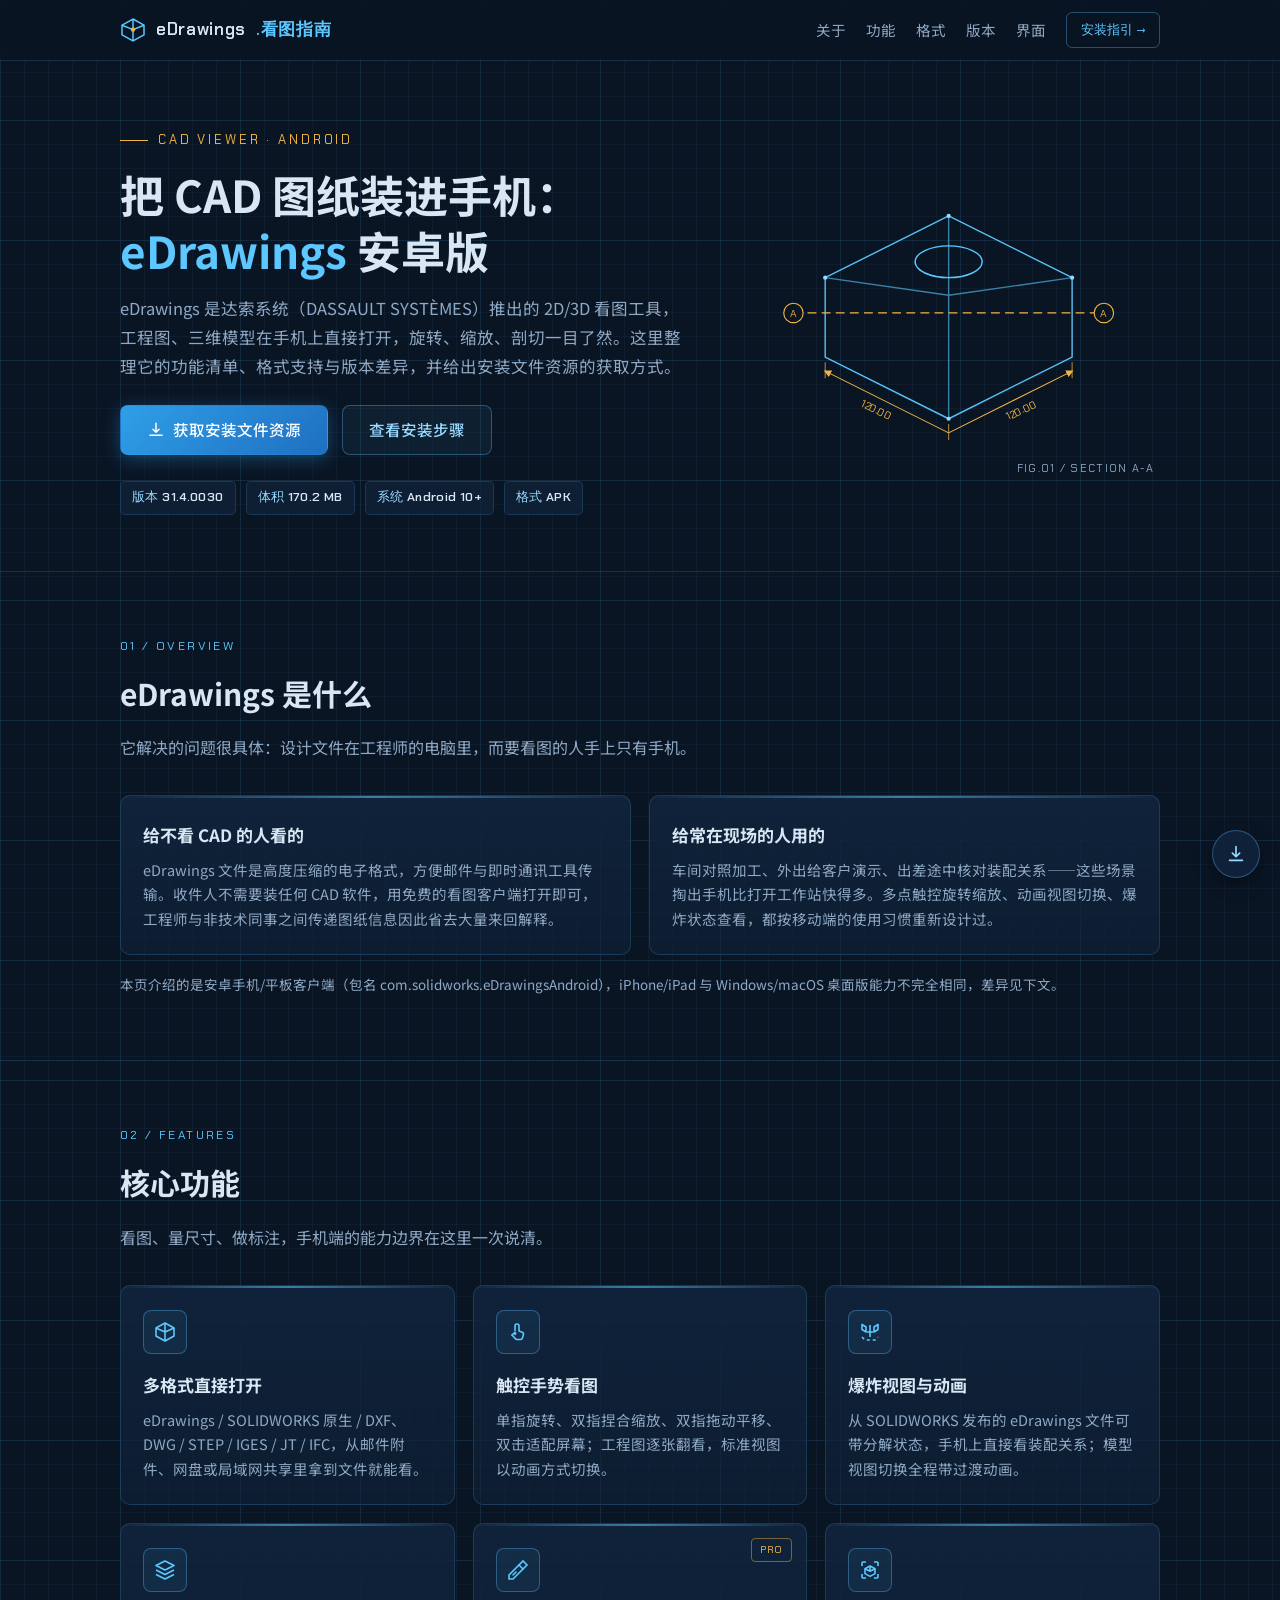
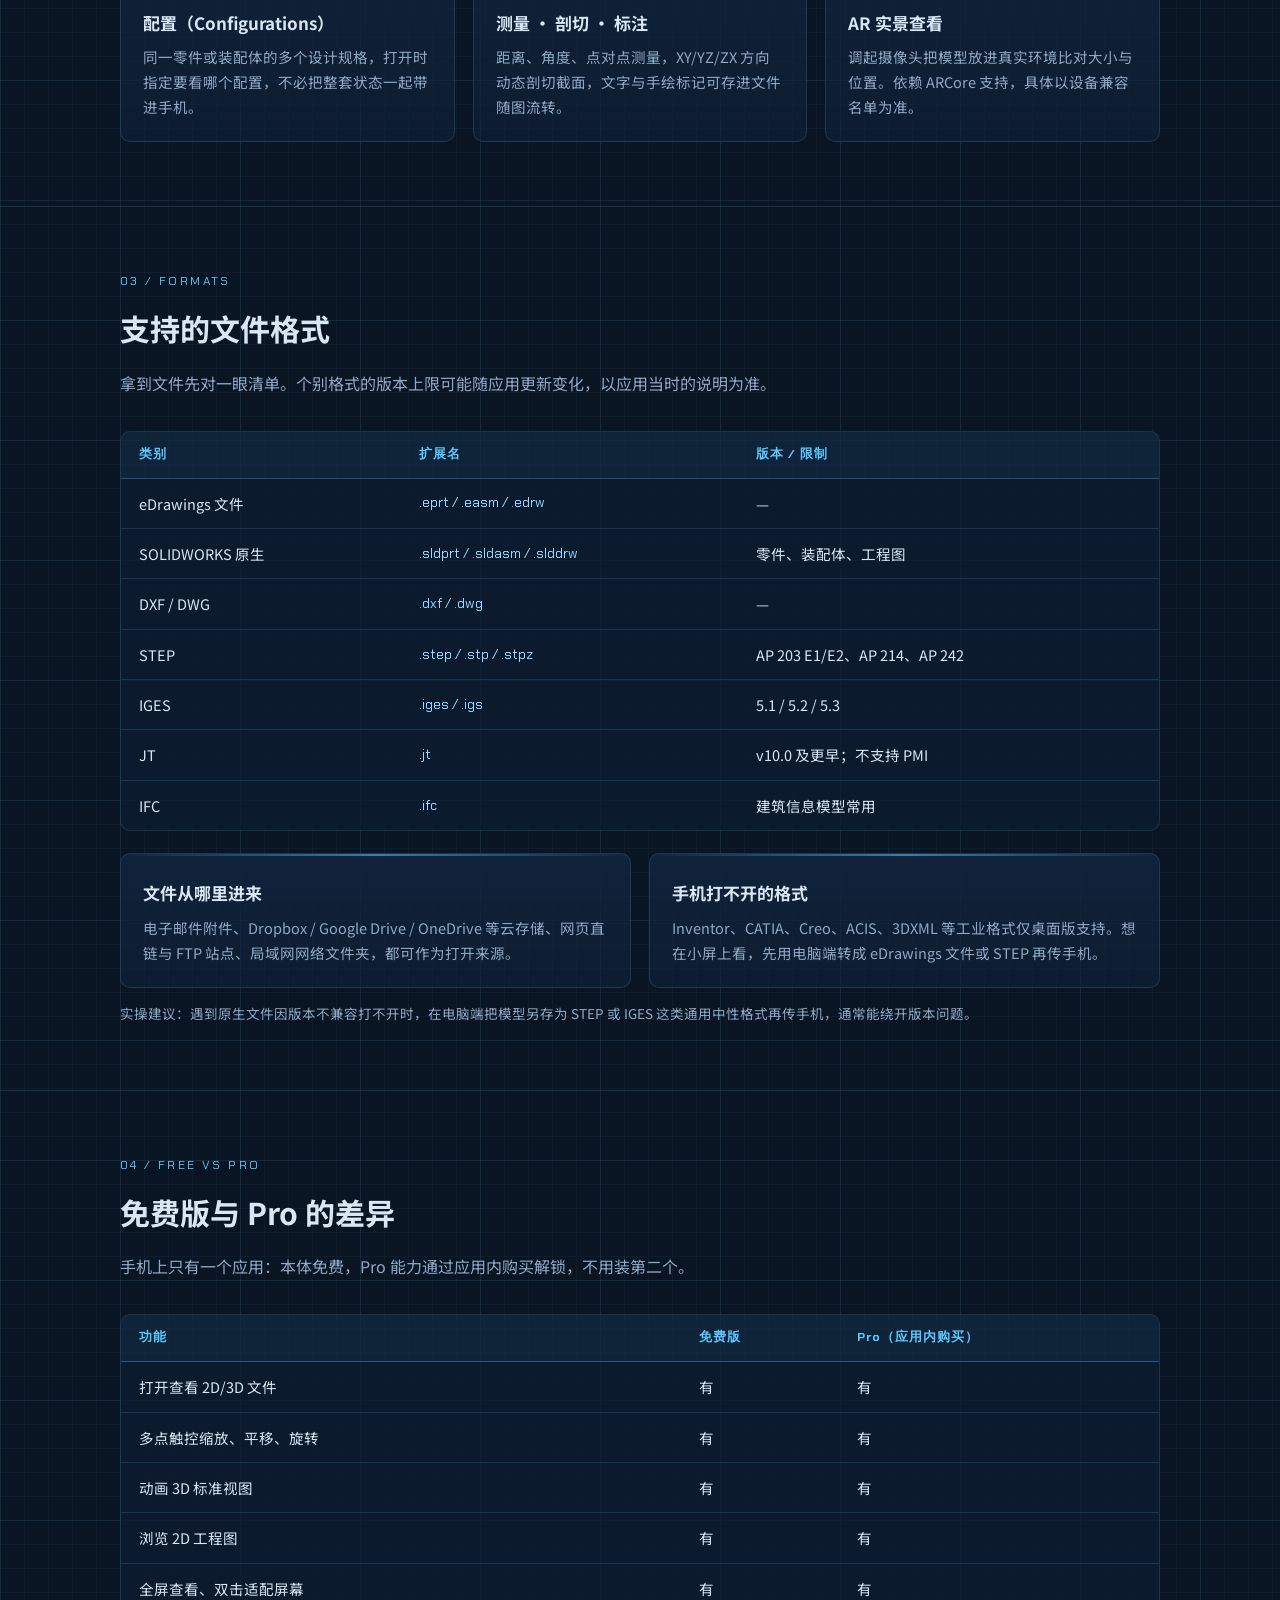
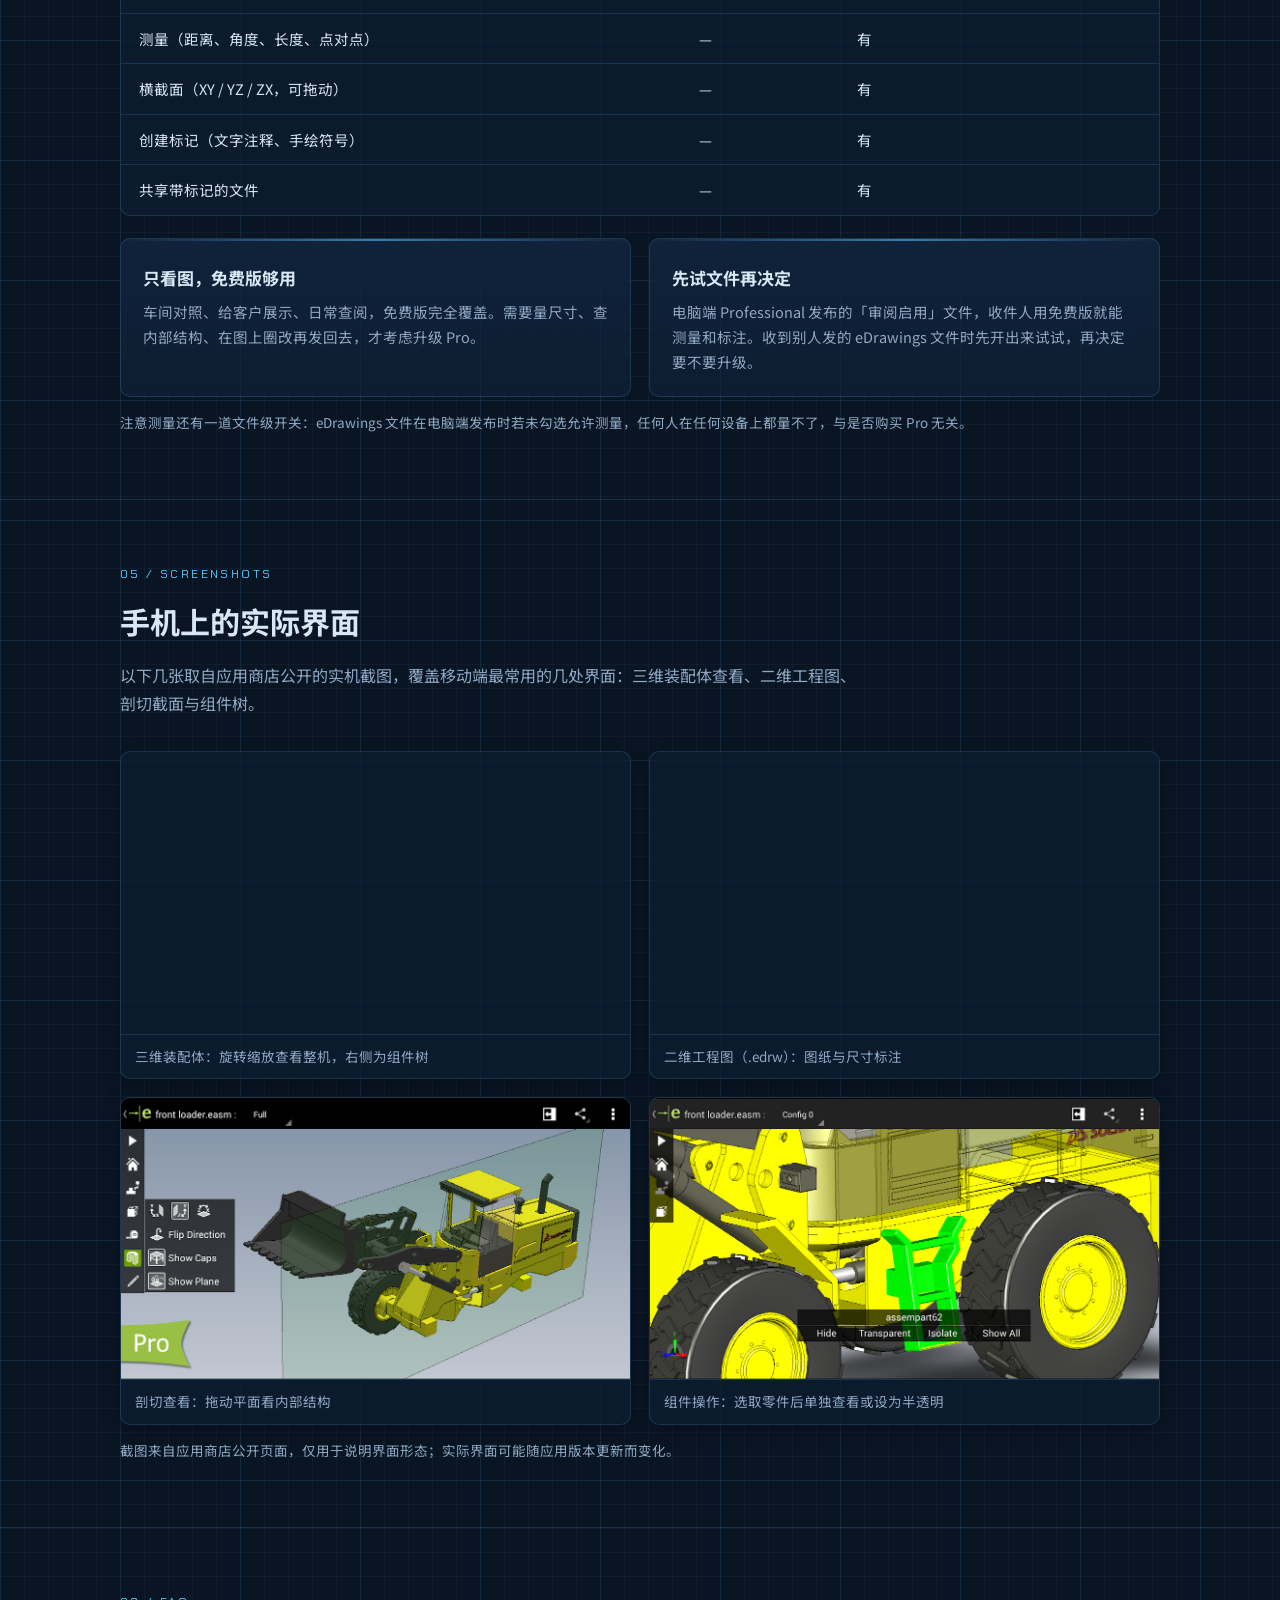
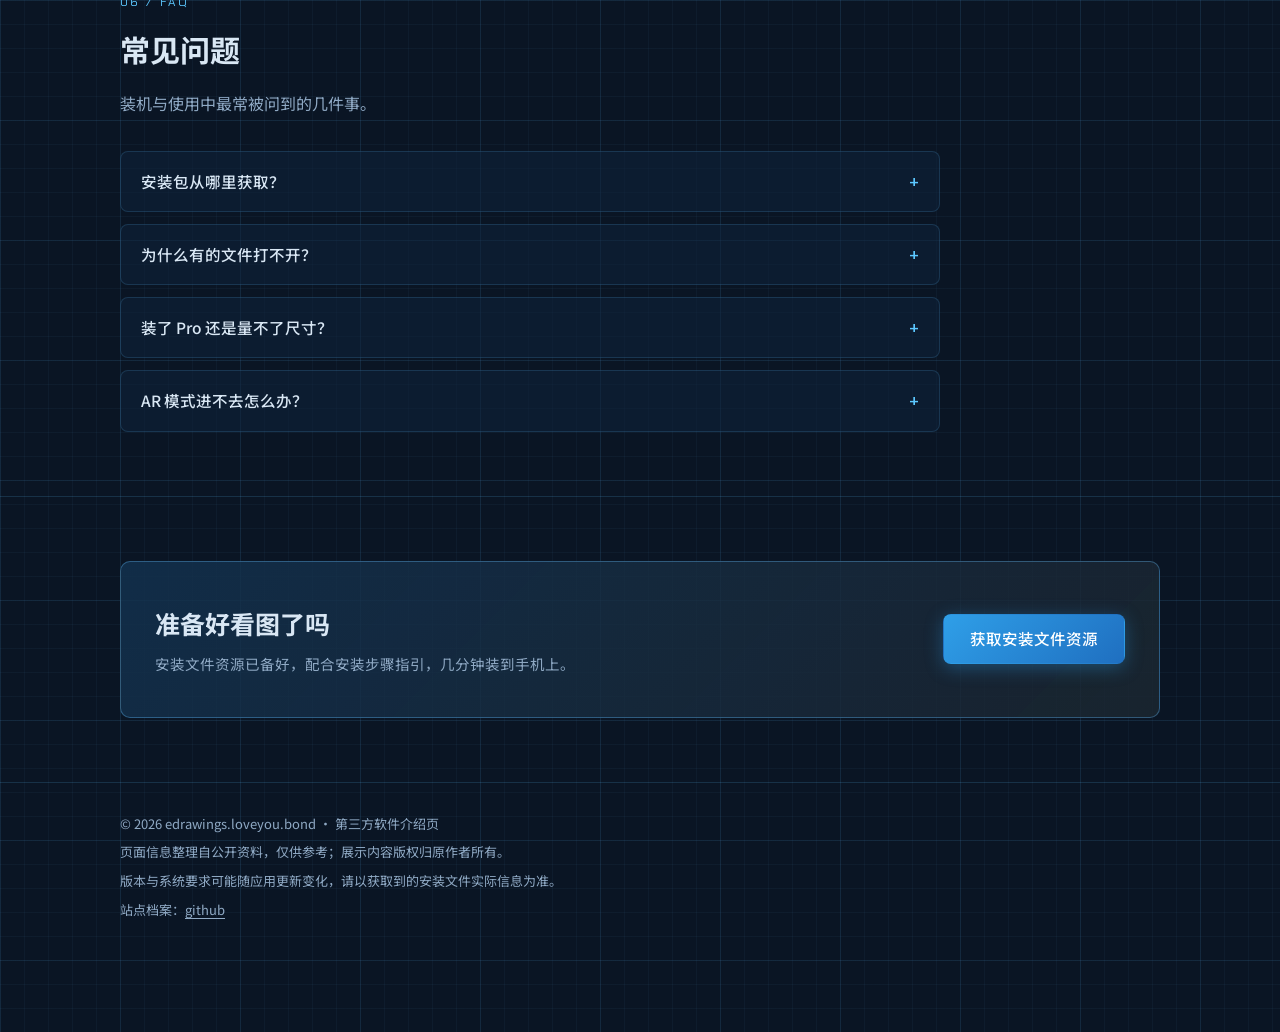
<file: index.html>
<!DOCTYPE html>
<html lang="zh-CN">
<head>
<meta charset="UTF-8">
<meta name="viewport" content="width=device-width, initial-scale=1.0">
<title>手机上的 CAD 看图工具箱：eDrawings 安卓版能打开哪些格式</title>
<meta name="description" content="eDrawings 把 CAD 图纸与三维模型带到手机上：支持 DWG、DXF、STEP 等常见格式的查看。这里整理安卓版功能要点、免费版与 Pro 的差异，以及安装包的获取与核对方式。">
<meta name="keywords" content="edrawings,CAD看图,SOLIDWORKS,DXF,DWG,STEP">
<link rel="preconnect" href="https://fonts.googleapis.com">
<link rel="preconnect" href="https://fonts.gstatic.com" crossorigin>
<link href="https://fonts.googleapis.com/css2?family=Chakra+Petch:wght@400;600;700&family=Noto+Sans+SC:wght@400;500;700&display=swap" rel="stylesheet">
<link rel="icon" href="data:image/svg+xml,%3Csvg xmlns='http://www.w3.org/2000/svg' viewBox='0 0 32 32'%3E%3Crect width='32' height='32' rx='7' fill='%230a1524'/%3E%3Cg transform='translate(3 3)' fill='none' stroke='%235cc8ff' stroke-width='1.6'%3E%3Cpath d='M13 2 24 8.2 24 17.8 13 24 2 17.8 2 8.2Z'/%3E%3Cpath d='M13 2 13 12.6 24 8.2M13 12.6 2 8.2M13 12.6 13 24'/%3E%3C/g%3E%3Ccircle cx='16' cy='15.6' r='2.2' fill='%23f2b544'/%3E%3C/svg%3E">
<link rel="stylesheet" href="assets/css/style.css">
</head>
<body>

<header class="topbar">
  <div class="wrap topbar-inner">
    <a class="brand" href="/">
      <svg class="brand-mark" viewBox="0 0 26 26" aria-hidden="true">
        <g fill="none" stroke="#5cc8ff" stroke-width="1.5">
          <path d="M13 2 24 8.2 24 17.8 13 24 2 17.8 2 8.2Z"/>
          <path d="M13 2 13 12.6 24 8.2M13 12.6 2 8.2M13 12.6 13 24"/>
        </g>
        <circle cx="13" cy="12.6" r="2.2" fill="#f2b544"/>
      </svg>
      eDrawings<em>.看图指南</em>
    </a>
    <nav class="topnav">
      <a href="#about">关于</a>
      <a href="#features">功能</a>
      <a href="#formats">格式</a>
      <a href="#versions">版本</a>
      <a href="#shots">界面</a>
      <a class="nav-cta" href="download.html">安装指引 →</a>
    </nav>
    <button class="nav-toggle" type="button" aria-label="菜单" aria-expanded="false">
      <svg viewBox="0 0 20 20" aria-hidden="true"><path d="M2 5h16M2 10h16M2 15h16" stroke="currentColor" stroke-width="2" stroke-linecap="round" fill="none"/></svg>
    </button>
  </div>
</header>

<main>
  <!-- ================= Hero ================= -->
  <section class="hero">
    <div class="wrap hero-grid">
      <div>
        <p class="kicker">CAD VIEWER · ANDROID</p>
        <h1>把 CAD 图纸装进手机：<em>eDrawings</em> 安卓版</h1>
        <p class="lead">eDrawings 是达索系统（DASSAULT SYSTÈMES）推出的 2D/3D 看图工具，工程图、三维模型在手机上直接打开，旋转、缩放、剖切一目了然。这里整理它的功能清单、格式支持与版本差异，并给出安装文件资源的获取方式。</p>
        <div class="hero-ctas">
          <a class="btn btn-primary" data-link="download" href="#" aria-label="获取 eDrawings 安装文件资源">
            <svg width="18" height="18" viewBox="0 0 24 24" fill="none" stroke="currentColor" stroke-width="2" stroke-linecap="round" stroke-linejoin="round" aria-hidden="true"><path d="M12 3v12m0 0 4-4m-4 4-4-4M4 19h16"/></svg>
            获取安装文件资源
          </a>
          <a class="btn btn-ghost" href="download.html">查看安装步骤</a>
        </div>
        <div class="facts">
          <span class="fact">版本 <b>31.4.0030</b></span>
          <span class="fact">体积 <b>170.2 MB</b></span>
          <span class="fact">系统 <b>Android 10+</b></span>
          <span class="fact">格式 <b>APK</b></span>
        </div>
      </div>
      <figure class="hero-fig" aria-hidden="true">
        <svg viewBox="0 0 480 360" role="img">
          <g fill="none" stroke="#5cc8ff" stroke-width="1.6" stroke-linejoin="round">
            <!-- 等轴测线框体 -->
            <path d="M240 60 380 130 380 220 240 290 100 220 100 130Z" opacity="0.95"/>
            <path d="M240 60 240 150 380 130M240 150 100 130M240 150 240 290" opacity="0.6"/>
            <!-- 顶面孔 -->
            <ellipse cx="240" cy="112" rx="38" ry="18"/>
            <path d="M202 112c0 10 17 18 38 18" opacity="0.55" stroke-dasharray="4 5"/>
            <!-- 棱线端点 -->
            <g fill="#9ad9ff" stroke="none">
              <circle cx="240" cy="60" r="2.4"/><circle cx="380" cy="130" r="2.4"/>
              <circle cx="100" cy="130" r="2.4"/><circle cx="240" cy="290" r="2.4"/>
            </g>
          </g>
          <!-- 剖切位置线 A-A -->
          <g stroke="#f2b544" stroke-width="1.3">
            <path d="M64 170 416 170" stroke-dasharray="10 6"/>
            <circle cx="64" cy="170" r="11" fill="#0a1524"/>
            <circle cx="416" cy="170" r="11" fill="#0a1524"/>
          </g>
          <text x="64" y="175" fill="#f2b544" font-family="Chakra Petch,monospace" font-size="12" text-anchor="middle">A</text>
          <text x="416" y="175" fill="#f2b544" font-family="Chakra Petch,monospace" font-size="12" text-anchor="middle">A</text>
          <!-- 尺寸标注：底边两条 -->
          <g stroke="#f2b544" stroke-width="1.2">
            <path d="M100 236 240 306" marker-start="url(#arr)"/>
            <path d="M240 306 380 236" marker-end="url(#arr)"/>
            <path d="M100 226 100 244M240 296 240 314M380 226 380 244" opacity="0.7"/>
          </g>
          <text x="156" y="284" fill="#f2b544" font-family="Chakra Petch,monospace" font-size="12" text-anchor="middle" transform="rotate(26 156 284)">120.00</text>
          <text x="324" y="284" fill="#f2b544" font-family="Chakra Petch,monospace" font-size="12" text-anchor="middle" transform="rotate(-26 324 284)">120.00</text>
          <defs>
            <marker id="arr" viewBox="0 0 10 10" refX="8" refY="5" markerWidth="7" markerHeight="7" orient="auto-start-reverse">
              <path d="M0 0 10 5 0 10Z" fill="#f2b544"/>
            </marker>
          </defs>
        </svg>
        <figcaption class="fig-cap">FIG.01 / SECTION A-A</figcaption>
      </figure>
    </div>
  </section>

  <!-- ================= 关于 ================= -->
  <section class="section" id="about">
    <div class="wrap">
      <p class="sec-tag">01 / OVERVIEW</p>
      <h2 class="sec-title">eDrawings 是什么</h2>
      <p class="sec-desc">它解决的问题很具体：设计文件在工程师的电脑里，而要看图的人手上只有手机。</p>
      <div class="grid-2">
        <div class="card reveal">
          <h3>给不看 CAD 的人看的</h3>
          <p>eDrawings 文件是高度压缩的电子格式，方便邮件与即时通讯工具传输。收件人不需要装任何 CAD 软件，用免费的看图客户端打开即可，工程师与非技术同事之间传递图纸信息因此省去大量来回解释。</p>
        </div>
        <div class="card reveal">
          <h3>给常在现场的人用的</h3>
          <p>车间对照加工、外出给客户演示、出差途中核对装配关系——这些场景掏出手机比打开工作站快得多。多点触控旋转缩放、动画视图切换、爆炸状态查看，都按移动端的使用习惯重新设计过。</p>
        </div>
      </div>
      <p class="tbl-note" style="margin-top:18px">本页介绍的是安卓手机/平板客户端（包名 com.solidworks.eDrawingsAndroid），iPhone/iPad 与 Windows/macOS 桌面版能力不完全相同，差异见下文。</p>
    </div>
  </section>

  <!-- ================= 功能 ================= -->
  <section class="section" id="features">
    <div class="wrap">
      <p class="sec-tag">02 / FEATURES</p>
      <h2 class="sec-title">核心功能</h2>
      <p class="sec-desc">看图、量尺寸、做标注，手机端的能力边界在这里一次说清。</p>
      <div class="cards">
        <div class="card reveal">
          <div class="card-icon"><svg viewBox="0 0 24 24" stroke-linejoin="round"><path d="M12 3 21 8 21 16 12 21 3 16 3 8Z"/><path d="M12 3 12 12 21 8M12 12 3 8M12 12 12 21"/></svg></div>
          <h3>多格式直接打开</h3>
          <p>eDrawings / SOLIDWORKS 原生 / DXF、DWG / STEP / IGES / JT / IFC，从邮件附件、网盘或局域网共享里拿到文件就能看。</p>
        </div>
        <div class="card reveal">
          <div class="card-icon"><svg viewBox="0 0 24 24" stroke-linecap="round"><path d="M9 11V6a2 2 0 1 1 4 0v5l3.2 1.2a2 2 0 0 1 1.2 2.4l-1 3.4a2 2 0 0 1-1.9 1.5H11a2 2 0 0 1-1.6-.8L6 15"/><path d="M6 15l1.8-1.8a1.4 1.4 0 0 1 2 0L9 14.5"/></svg></div>
          <h3>触控手势看图</h3>
          <p>单指旋转、双指捏合缩放、双指拖动平移、双击适配屏幕；工程图逐张翻看，标准视图以动画方式切换。</p>
        </div>
        <div class="card reveal">
          <div class="card-icon"><svg viewBox="0 0 24 24" stroke-linejoin="round"><path d="M8 7 4 4.5 4 9.5 8 12ZM16 7 20 4.5 20 9.5 16 12Z"/><path d="M9 12h6M12 12v5M12 5v7"/><path d="M4 17l3 3h10l3-3" stroke-dasharray="3 3"/></svg></div>
          <h3>爆炸视图与动画</h3>
          <p>从 SOLIDWORKS 发布的 eDrawings 文件可带分解状态，手机上直接看装配关系；模型视图切换全程带过渡动画。</p>
        </div>
        <div class="card reveal">
          <div class="card-icon"><svg viewBox="0 0 24 24" stroke-linejoin="round"><path d="M12 3 21 7.5 12 12 3 7.5Z"/><path d="M3 12l9 4.5 9-4.5M3 16.5 12 21l9-4.5"/></svg></div>
          <h3>配置（Configurations）</h3>
          <p>同一零件或装配体的多个设计规格，打开时指定要看哪个配置，不必把整套状态一起带进手机。</p>
        </div>
        <div class="card reveal">
          <span class="pro-chip">PRO</span>
          <div class="card-icon"><svg viewBox="0 0 24 24" stroke-linecap="round"><path d="M3 17 17 3l4 4L7 21H3Z"/><path d="M13 7l4 4M7 17h.01M10 14l-3 3"/></svg></div>
          <h3>测量 · 剖切 · 标注</h3>
          <p>距离、角度、点对点测量，XY/YZ/ZX 方向动态剖切截面，文字与手绘标记可存进文件随图流转。</p>
        </div>
        <div class="card reveal">
          <div class="card-icon"><svg viewBox="0 0 24 24" stroke-linejoin="round"><path d="M4 8V5a1 1 0 0 1 1-1h3M16 4h3a1 1 0 0 1 1 1v3M20 16v3a1 1 0 0 1-1 1h-3M8 20H5a1 1 0 0 1-1-1v-3"/><path d="M12 8 17 10.8 17 15.6 12 18.4 7 15.6 7 10.8Z"/><path d="M12 8 12 13.2 17 10.8M12 13.2 7 10.8"/></svg></div>
          <h3>AR 实景查看</h3>
          <p>调起摄像头把模型放进真实环境比对大小与位置。依赖 ARCore 支持，具体以设备兼容名单为准。</p>
        </div>
      </div>
    </div>
  </section>

  <!-- ================= 格式 ================= -->
  <section class="section" id="formats">
    <div class="wrap">
      <p class="sec-tag">03 / FORMATS</p>
      <h2 class="sec-title">支持的文件格式</h2>
      <p class="sec-desc">拿到文件先对一眼清单。个别格式的版本上限可能随应用更新变化，以应用当时的说明为准。</p>
      <div class="tbl-panel reveal">
        <table>
          <thead>
            <tr><th>类别</th><th>扩展名</th><th>版本 / 限制</th></tr>
          </thead>
          <tbody>
            <tr><td>eDrawings 文件</td><td class="mono">.eprt / .easm / .edrw</td><td>—</td></tr>
            <tr><td>SOLIDWORKS 原生</td><td class="mono">.sldprt / .sldasm / .slddrw</td><td>零件、装配体、工程图</td></tr>
            <tr><td>DXF / DWG</td><td class="mono">.dxf / .dwg</td><td>—</td></tr>
            <tr><td>STEP</td><td class="mono">.step / .stp / .stpz</td><td>AP 203 E1/E2、AP 214、AP 242</td></tr>
            <tr><td>IGES</td><td class="mono">.iges / .igs</td><td>5.1 / 5.2 / 5.3</td></tr>
            <tr><td>JT</td><td class="mono">.jt</td><td>v10.0 及更早；不支持 PMI</td></tr>
            <tr><td>IFC</td><td class="mono">.ifc</td><td>建筑信息模型常用</td></tr>
          </tbody>
        </table>
      </div>
      <div class="grid-2" style="margin-top:22px">
        <div class="card reveal">
          <h3>文件从哪里进来</h3>
          <p>电子邮件附件、Dropbox / Google Drive / OneDrive 等云存储、网页直链与 FTP 站点、局域网网络文件夹，都可作为打开来源。</p>
        </div>
        <div class="card reveal">
          <h3>手机打不开的格式</h3>
          <p>Inventor、CATIA、Creo、ACIS、3DXML 等工业格式仅桌面版支持。想在小屏上看，先用电脑端转成 eDrawings 文件或 STEP 再传手机。</p>
        </div>
      </div>
      <p class="tbl-note">实操建议：遇到原生文件因版本不兼容打不开时，在电脑端把模型另存为 STEP 或 IGES 这类通用中性格式再传手机，通常能绕开版本问题。</p>
    </div>
  </section>

  <!-- ================= 版本对比 ================= -->
  <section class="section" id="versions">
    <div class="wrap">
      <p class="sec-tag">04 / FREE VS PRO</p>
      <h2 class="sec-title">免费版与 Pro 的差异</h2>
      <p class="sec-desc">手机上只有一个应用：本体免费，Pro 能力通过应用内购买解锁，不用装第二个。</p>
      <div class="tbl-panel reveal">
        <table>
          <thead>
            <tr><th>功能</th><th>免费版</th><th>Pro（应用内购买）</th></tr>
          </thead>
          <tbody>
            <tr><td>打开查看 2D/3D 文件</td><td>有</td><td>有</td></tr>
            <tr><td>多点触控缩放、平移、旋转</td><td>有</td><td>有</td></tr>
            <tr><td>动画 3D 标准视图</td><td>有</td><td>有</td></tr>
            <tr><td>浏览 2D 工程图</td><td>有</td><td>有</td></tr>
            <tr><td>全屏查看、双击适配屏幕</td><td>有</td><td>有</td></tr>
            <tr><td>测量（距离、角度、长度、点对点）</td><td>—</td><td>有</td></tr>
            <tr><td>横截面（XY / YZ / ZX，可拖动）</td><td>—</td><td>有</td></tr>
            <tr><td>创建标记（文字注释、手绘符号）</td><td>—</td><td>有</td></tr>
            <tr><td>共享带标记的文件</td><td>—</td><td>有</td></tr>
          </tbody>
        </table>
      </div>
      <div class="grid-2" style="margin-top:22px">
        <div class="card reveal">
          <h3>只看图，免费版够用</h3>
          <p>车间对照、给客户展示、日常查阅，免费版完全覆盖。需要量尺寸、查内部结构、在图上圈改再发回去，才考虑升级 Pro。</p>
        </div>
        <div class="card reveal">
          <h3>先试文件再决定</h3>
          <p>电脑端 Professional 发布的「审阅启用」文件，收件人用免费版就能测量和标注。收到别人发的 eDrawings 文件时先开出来试试，再决定要不要升级。</p>
        </div>
      </div>
      <p class="tbl-note">注意测量还有一道文件级开关：eDrawings 文件在电脑端发布时若未勾选允许测量，任何人在任何设备上都量不了，与是否购买 Pro 无关。</p>
    </div>
  </section>

  <!-- ================= 界面（实机截图） ================= -->
  <section class="section" id="shots">
    <div class="wrap">
      <p class="sec-tag">05 / SCREENSHOTS</p>
      <h2 class="sec-title">手机上的实际界面</h2>
      <p class="sec-desc">以下几张取自应用商店公开的实机截图，覆盖移动端最常用的几处界面：三维装配体查看、二维工程图、剖切截面与组件树。</p>
      <div class="shots">
        <figure class="shot reveal">
          <img src="assets/img/shot-3d-model.png" alt="eDrawings 安卓版查看三维装配体并列出组件树" width="1052" height="581" loading="lazy" decoding="async">
          <figcaption>三维装配体：旋转缩放查看整机，右侧为组件树</figcaption>
        </figure>
        <figure class="shot reveal">
          <img src="assets/img/shot-2d-drawing.png" alt="eDrawings 安卓版打开二维工程图并显示尺寸标注" width="1052" height="581" loading="lazy" decoding="async">
          <figcaption>二维工程图（.edrw）：图纸与尺寸标注</figcaption>
        </figure>
        <figure class="shot reveal">
          <img src="assets/img/shot-section.png" alt="eDrawings 安卓版对模型做剖切查看内部结构" width="1052" height="581" loading="lazy" decoding="async">
          <figcaption>剖切查看：拖动平面看内部结构</figcaption>
        </figure>
        <figure class="shot reveal">
          <img src="assets/img/shot-model-tree.png" alt="eDrawings 安卓版在组件树上选取零件并单独查看" width="1052" height="581" loading="lazy" decoding="async">
          <figcaption>组件操作：选取零件后单独查看或设为半透明</figcaption>
        </figure>
      </div>
      <p class="tbl-note">截图来自应用商店公开页面，仅用于说明界面形态；实际界面可能随应用版本更新而变化。</p>
    </div>
  </section>

  <!-- ================= FAQ ================= -->
  <section class="section" id="faq">
    <div class="wrap">
      <p class="sec-tag">06 / FAQ</p>
      <h2 class="sec-title">常见问题</h2>
      <p class="sec-desc">装机与使用中最常被问到的几件事。</p>
      <div class="faq reveal">
        <details>
          <summary>安装包从哪里获取？</summary>
          <div class="faq-a">本站提供获取指引，安装文件资源放在网盘中，点击页面上「获取安装文件资源」按钮即可前往分享页面，转存后下载到手机安装。</div>
        </details>
        <details>
          <summary>为什么有的文件打不开？</summary>
          <div class="faq-a">先核对扩展名是否在上面的格式清单里（传输过程可能弄丢扩展名），再确认文件完整传到了手机；SOLIDWORKS 原生文件还要核对保存版本是否比查看器新。都不行就转成 STEP 再试。</div>
        </details>
        <details>
          <summary>装了 Pro 还是量不了尺寸？</summary>
          <div class="faq-a">多数是文件级开关没开：eDrawings 文件在电脑端发布或另存时没勾允许测量，收件方怎么设置都量不了，只能让发件人重新发布一份。直接打开 STEP、DWG 等原始格式不受此开关限制。</div>
        </details>
        <details>
          <summary>AR 模式进不去怎么办？</summary>
          <div class="faq-a">安卓上的 AR 功能依赖 ARCore 与相应硬件，未预装谷歌服务的机型大多用不了；摄像头与动作传感器权限被拒也会导致功能失效，先到系统设置里确认权限。</div>
        </details>
      </div>
    </div>
  </section>

  <!-- ================= CTA ================= -->
  <section class="section">
    <div class="wrap">
      <div class="cta-band reveal">
        <div>
          <h2>准备好看图了吗</h2>
          <p>安装文件资源已备好，配合安装步骤指引，几分钟装到手机上。</p>
        </div>
        <a class="btn btn-primary" data-link="download" href="#">获取安装文件资源</a>
      </div>
    </div>
  </section>
</main>

<footer>
  <div class="wrap foot-inner">
    <span>© 2026 edrawings.loveyou.bond · 第三方软件介绍页</span>
    <span>页面信息整理自公开资料，仅供参考；展示内容版权归原作者所有。</span>
    <span>版本与系统要求可能随应用更新变化，请以获取到的安装文件实际信息为准。</span>
    <span>站点档案：<a href="https://github.com/alipymanbu/edrawings.loveyou.bond">github</a></span>
  </div>
</footer>

<div class="fabs">
  <button id="toTop" class="fab" aria-label="返回顶部">↑</button>
  <a class="fab" data-link="download" href="#" aria-label="获取安装文件资源">
    <svg viewBox="0 0 24 24" stroke-linecap="round" stroke-linejoin="round"><path d="M12 4v11m0 0 4-4m-4 4-4-4M5 19h14"/></svg>
  </a>
</div>

<script src="assets/js/links.js"></script>
<script src="assets/js/main.js"></script>
</body>
</html>
</file>
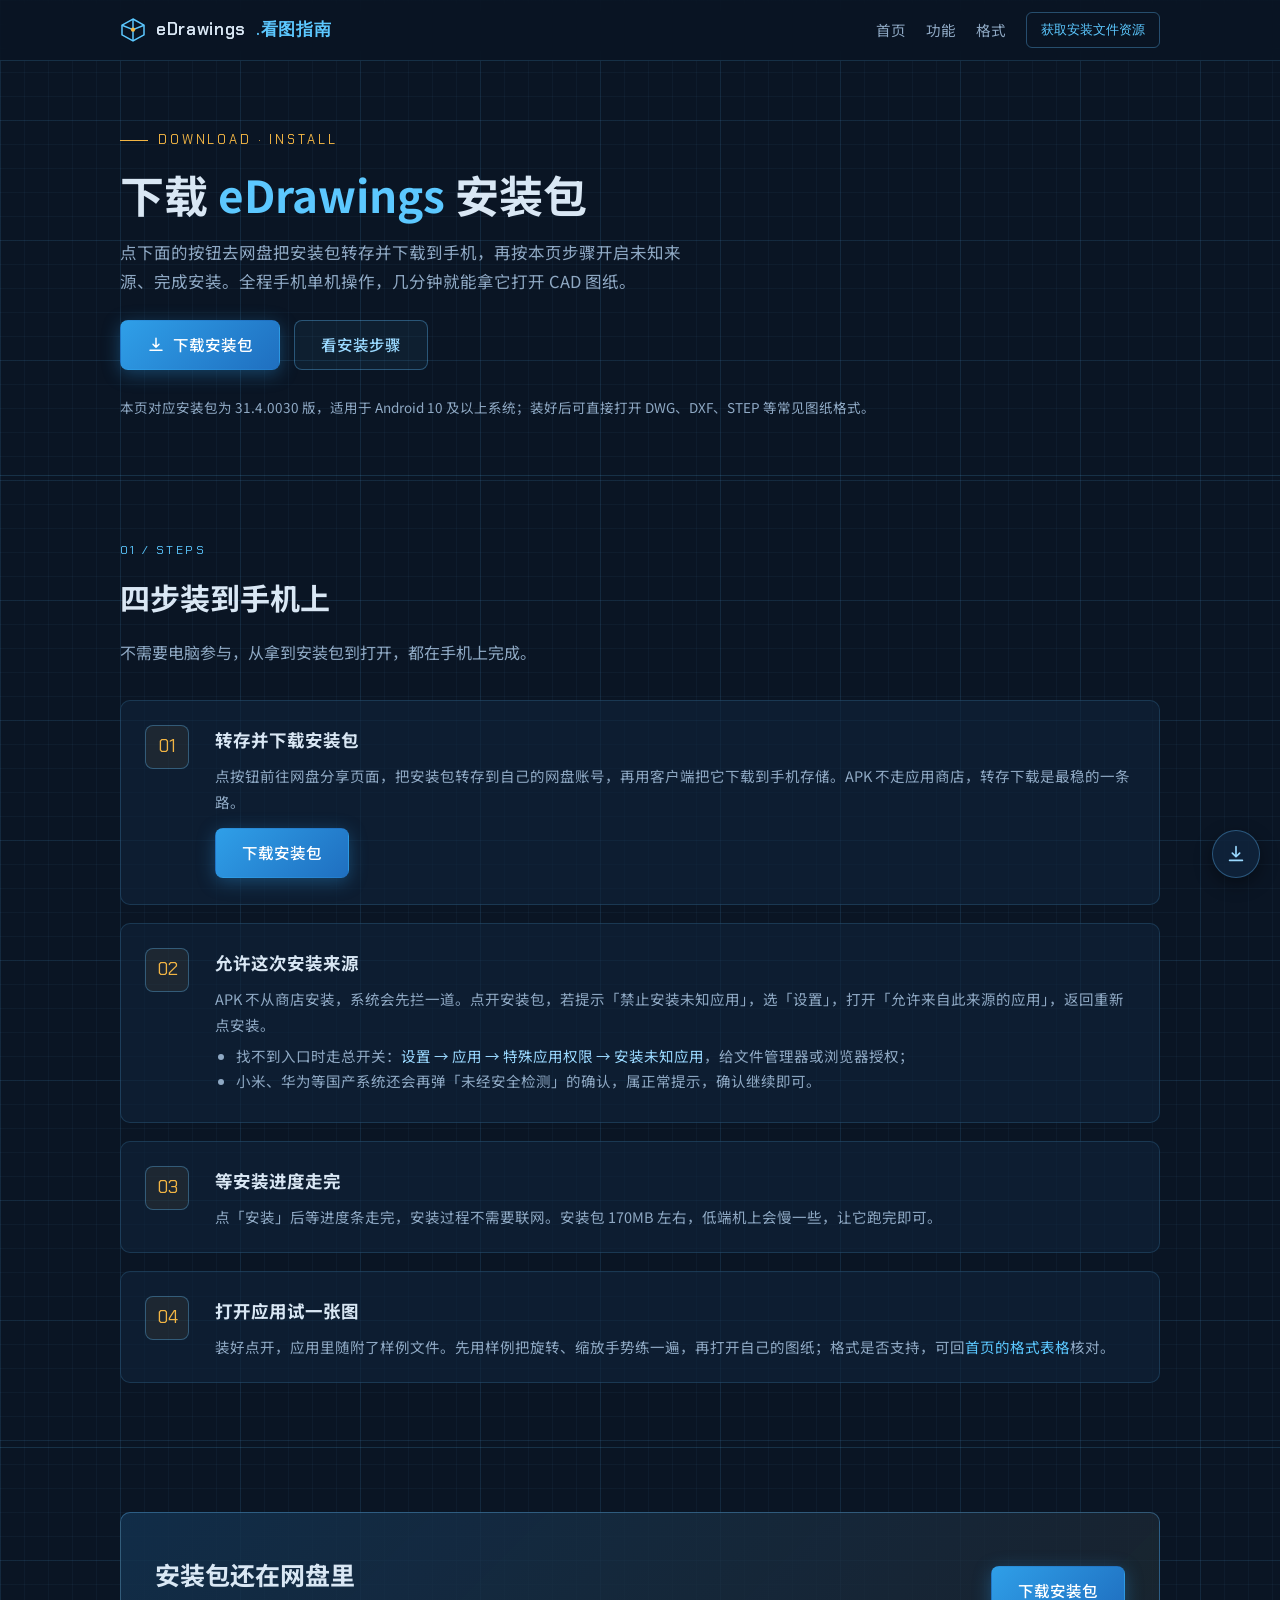
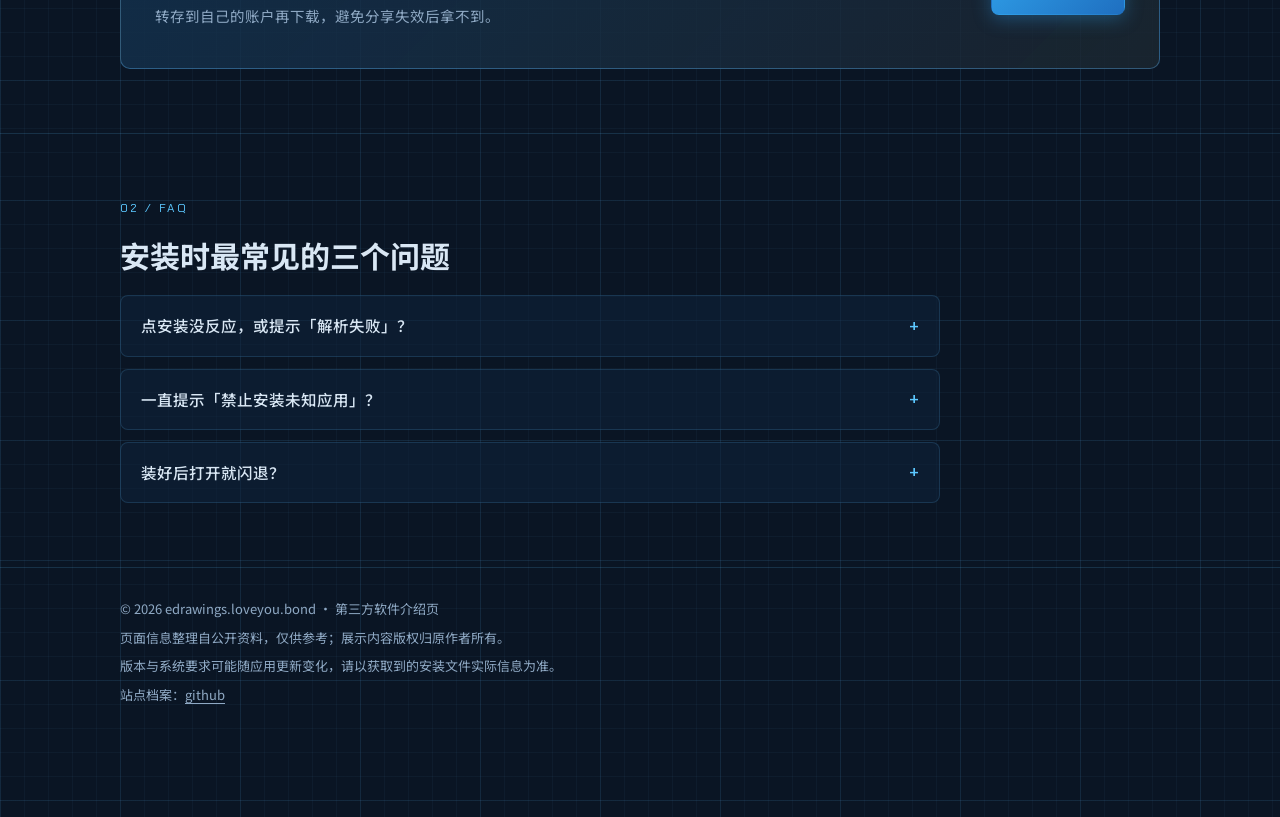
<file: download.html>
<!DOCTYPE html>
<html lang="zh-CN">
<head>
<meta charset="UTF-8">
<meta name="viewport" content="width=device-width, initial-scale=1.0">
<title>eDrawings 下载与安装：安卓手机安装包怎么装</title>
<meta name="description" content="把 eDrawings 装进安卓手机的操作页：从网盘转存并下载安装包，开启未知来源后完成安装，再看首次打开要点与常见安装问题的处理办法。">
<meta name="keywords" content="edrawings下载,edrawings安装,edrawings安卓版,edrawings apk,CAD看图">
<link rel="preconnect" href="https://fonts.googleapis.com">
<link rel="preconnect" href="https://fonts.gstatic.com" crossorigin>
<link href="https://fonts.googleapis.com/css2?family=Chakra+Petch:wght@400;600;700&family=Noto+Sans+SC:wght@400;500;700&display=swap" rel="stylesheet">
<link rel="icon" href="data:image/svg+xml,%3Csvg xmlns='http://www.w3.org/2000/svg' viewBox='0 0 32 32'%3E%3Crect width='32' height='32' rx='7' fill='%230a1524'/%3E%3Cg transform='translate(3 3)' fill='none' stroke='%235cc8ff' stroke-width='1.6'%3E%3Cpath d='M13 2 24 8.2 24 17.8 13 24 2 17.8 2 8.2Z'/%3E%3Cpath d='M13 2 13 12.6 24 8.2M13 12.6 2 8.2M13 12.6 13 24'/%3E%3C/g%3E%3Ccircle cx='16' cy='15.6' r='2.2' fill='%23f2b544'/%3E%3C/svg%3E">
<link rel="stylesheet" href="assets/css/style.css">
</head>
<body>

<header class="topbar">
  <div class="wrap topbar-inner">
    <a class="brand" href="/">
      <svg class="brand-mark" viewBox="0 0 26 26" aria-hidden="true">
        <g fill="none" stroke="#5cc8ff" stroke-width="1.5">
          <path d="M13 2 24 8.2 24 17.8 13 24 2 17.8 2 8.2Z"/>
          <path d="M13 2 13 12.6 24 8.2M13 12.6 2 8.2M13 12.6 13 24"/>
        </g>
        <circle cx="13" cy="12.6" r="2.2" fill="#f2b544"/>
      </svg>
      eDrawings<em>.看图指南</em>
    </a>
    <nav class="topnav">
      <a href="/">首页</a>
      <a href="/#features">功能</a>
      <a href="/#formats">格式</a>
      <a class="nav-cta" data-link="download" href="#">获取安装文件资源</a>
    </nav>
    <button class="nav-toggle" type="button" aria-label="菜单" aria-expanded="false">
      <svg viewBox="0 0 20 20" aria-hidden="true"><path d="M2 5h16M2 10h16M2 15h16" stroke="currentColor" stroke-width="2" stroke-linecap="round" fill="none"/></svg>
    </button>
  </div>
</header>

<main>
  <!-- ================= Hero ================= -->
  <section class="hero">
    <div class="wrap">
      <p class="kicker">DOWNLOAD · INSTALL</p>
      <h1>下载 <em>eDrawings</em> 安装包</h1>
      <p class="lead">点下面的按钮去网盘把安装包转存并下载到手机，再按本页步骤开启未知来源、完成安装。全程手机单机操作，几分钟就能拿它打开 CAD 图纸。</p>
      <div class="hero-ctas">
        <a class="btn btn-primary" data-link="download" href="#" aria-label="下载 eDrawings 安装包">
          <svg width="18" height="18" viewBox="0 0 24 24" fill="none" stroke="currentColor" stroke-width="2" stroke-linecap="round" stroke-linejoin="round" aria-hidden="true"><path d="M12 3v12m0 0 4-4m-4 4-4-4M4 19h16"/></svg>
          下载安装包
        </a>
        <a class="btn btn-ghost" href="#steps">看安装步骤</a>
      </div>
      <p class="tbl-note">本页对应安装包为 31.4.0030 版，适用于 Android 10 及以上系统；装好后可直接打开 DWG、DXF、STEP 等常见图纸格式。</p>
    </div>
  </section>

  <!-- ================= 安装步骤 ================= -->
  <section class="section" id="steps">
    <div class="wrap">
      <p class="sec-tag">01 / STEPS</p>
      <h2 class="sec-title">四步装到手机上</h2>
      <p class="sec-desc">不需要电脑参与，从拿到安装包到打开，都在手机上完成。</p>

      <div class="steps">
        <div class="step reveal">
          <div class="step-no" aria-hidden="true"></div>
          <div>
            <h3>转存并下载安装包</h3>
            <p>点按钮前往网盘分享页面，把安装包转存到自己的网盘账号，再用客户端把它下载到手机存储。APK 不走应用商店，转存下载是最稳的一条路。</p>
            <div class="step-cta">
              <a class="btn btn-primary" data-link="download" href="#">下载安装包</a>
            </div>
          </div>
        </div>

        <div class="step reveal">
          <div class="step-no" aria-hidden="true"></div>
          <div>
            <h3>允许这次安装来源</h3>
            <p>APK 不从商店安装，系统会先拦一道。点开安装包，若提示「禁止安装未知应用」，选「设置」，打开「允许来自此来源的应用」，返回重新点安装。</p>
            <ul>
              <li>找不到入口时走总开关：<span class="hl">设置 → 应用 → 特殊应用权限 → 安装未知应用</span>，给文件管理器或浏览器授权；</li>
              <li>小米、华为等国产系统还会再弹「未经安全检测」的确认，属正常提示，确认继续即可。</li>
            </ul>
          </div>
        </div>

        <div class="step reveal">
          <div class="step-no" aria-hidden="true"></div>
          <div>
            <h3>等安装进度走完</h3>
            <p>点「安装」后等进度条走完，安装过程不需要联网。安装包 170MB 左右，低端机上会慢一些，让它跑完即可。</p>
          </div>
        </div>

        <div class="step reveal">
          <div class="step-no" aria-hidden="true"></div>
          <div>
            <h3>打开应用试一张图</h3>
            <p>装好点开，应用里随附了样例文件。先用样例把旋转、缩放手势练一遍，再打开自己的图纸；格式是否支持，可回<a href="/#formats">首页的格式表格</a>核对。</p>
          </div>
        </div>
      </div>
    </div>
  </section>

  <!-- ================= 再给一次下载入口 ================= -->
  <section class="section">
    <div class="wrap">
      <div class="cta-band reveal">
        <div>
          <h2>安装包还在网盘里</h2>
          <p>转存到自己的账户再下载，避免分享失效后拿不到。</p>
        </div>
        <a class="btn btn-primary" data-link="download" href="#">下载安装包</a>
      </div>
    </div>
  </section>

  <!-- ================= 常见安装问题 ================= -->
  <section class="section">
    <div class="wrap">
      <p class="sec-tag">02 / FAQ</p>
      <h2 class="sec-title">安装时最常见的三个问题</h2>
      <div class="faq reveal">
        <details>
          <summary>点安装没反应，或提示「解析失败」？</summary>
          <div class="faq-a">多半是安装包没下载完整，删掉后重新从自己的网盘下一次；也可能是系统版本低于 Android 10，先确认系统要求再重试。</div>
        </details>
        <details>
          <summary>一直提示「禁止安装未知应用」？</summary>
          <div class="faq-a">回到系统设置 → 应用 → 特殊应用权限 → 安装未知应用，给本次发起安装的应用（文件管理器或浏览器）打开开关，再重新点安装包。</div>
        </details>
        <details>
          <summary>装好后打开就闪退？</summary>
          <div class="faq-a">先确认系统版本达标，再给应用完整的存储权限；仍闪退可重启手机后单独打开，排除安全软件拦截。</div>
        </details>
      </div>
    </div>
  </section>
</main>

<footer>
  <div class="wrap foot-inner">
    <span>© 2026 edrawings.loveyou.bond · 第三方软件介绍页</span>
    <span>页面信息整理自公开资料，仅供参考；展示内容版权归原作者所有。</span>
    <span>版本与系统要求可能随应用更新变化，请以获取到的安装文件实际信息为准。</span>
    <span>站点档案：<a href="https://github.com/alipymanbu/edrawings.loveyou.bond">github</a></span>
  </div>
</footer>

<div class="fabs">
  <button id="toTop" class="fab" aria-label="返回顶部">↑</button>
  <a class="fab" data-link="download" href="#" aria-label="获取安装文件资源">
    <svg viewBox="0 0 24 24" stroke-linecap="round" stroke-linejoin="round"><path d="M12 4v11m0 0 4-4m-4 4-4-4M5 19h14"/></svg>
  </a>
</div>

<script src="assets/js/links.js"></script>
<script src="assets/js/main.js"></script>
</body>
</html>
</file>
<file: assets/css/style.css>
/* ========================================================================
   eDrawings 介绍站 · 工程蓝图主题
   深蓝图纸底 + 青色线框 + 琥珀标注色；网格纸背景；等宽技术字体点缀
   ======================================================================== */
:root {
  --bg: #0a1524;
  --bg-soft: #0d1c30;
  --panel: #10233b;
  --panel-2: #14304e;
  --line: rgba(96, 191, 255, 0.16);
  --line-strong: rgba(96, 191, 255, 0.34);
  --cyan: #5cc8ff;
  --cyan-soft: #9ad9ff;
  --amber: #f2b544;
  --text: #d9e7f4;
  --muted: #8fa9c4;
  --mono: "Chakra Petch", "JetBrains Mono", Consolas, monospace;
  --sans: "Noto Sans SC", "Microsoft YaHei", "PingFang SC", sans-serif;
  --radius: 10px;
  --maxw: 1080px;
}

* { margin: 0; padding: 0; box-sizing: border-box; }

html { scroll-behavior: smooth; }
@media (prefers-reduced-motion: reduce) {
  html { scroll-behavior: auto; }
  *, *::before, *::after { animation: none !important; transition: none !important; }
}

body {
  font-family: var(--sans);
  background-color: var(--bg);
  background-image:
    linear-gradient(rgba(96, 191, 255, 0.045) 1px, transparent 1px),
    linear-gradient(90deg, rgba(96, 191, 255, 0.045) 1px, transparent 1px),
    linear-gradient(rgba(96, 191, 255, 0.08) 1px, transparent 1px),
    linear-gradient(90deg, rgba(96, 191, 255, 0.08) 1px, transparent 1px);
  background-size: 24px 24px, 24px 24px, 120px 120px, 120px 120px;
  color: var(--text);
  line-height: 1.75;
  font-size: 16px;
  overflow-x: hidden;
}

a { color: var(--cyan); text-decoration: none; }
a:hover { color: var(--cyan-soft); }
img, svg { max-width: 100%; display: block; }

.wrap { max-width: var(--maxw); margin: 0 auto; padding: 0 20px; }

/* ---------- 顶栏 ---------- */
.topbar {
  position: sticky; top: 0; z-index: 50;
  background: rgba(10, 21, 36, 0.88);
  backdrop-filter: blur(8px);
  border-bottom: 1px solid var(--line);
}
.topbar-inner {
  display: flex; align-items: center; gap: 18px;
  height: 60px;
}
.brand {
  display: flex; align-items: center; gap: 10px;
  font-family: var(--mono);
  font-weight: 600; font-size: 17px; letter-spacing: 0.04em;
  color: var(--text);
}
.brand em { color: var(--cyan); font-style: normal; }
.brand-mark { width: 26px; height: 26px; flex: none; }
.topnav { margin-left: auto; display: flex; align-items: center; gap: 20px; }
.topnav a { color: var(--muted); font-size: 14.5px; }
.topnav a:hover { color: var(--cyan-soft); }
.topnav .nav-cta {
  border: 1px solid var(--line-strong);
  padding: 6px 14px; border-radius: 6px;
  color: var(--cyan); font-family: var(--mono); font-size: 13px;
}
/* 移动端导航：点击展开式（窄屏链接收进展开层，禁止横向排到换行） */
.nav-toggle {
  display: none; margin-left: auto; align-items: center; justify-content: center;
  width: 40px; height: 36px; border: 1px solid var(--line-strong); border-radius: 6px;
  background: rgba(16, 35, 59, 0.55); color: var(--text); cursor: pointer;
}
.nav-toggle svg { width: 18px; height: 18px; display: block; }
.nav-toggle:hover { border-color: var(--cyan); color: var(--cyan); }
@media (max-width: 700px) {
  .topbar-inner { position: relative; }
  .topnav {
    display: none; position: absolute; top: 100%; left: 0; right: 0;
    flex-direction: column; align-items: stretch; gap: 0; margin-left: 0;
    background: rgba(10, 21, 36, 0.98); border: 1px solid var(--line); border-top: none;
    border-radius: 0 0 10px 10px; padding: 6px 14px 10px;
  }
  .topbar.nav-open .topnav { display: flex; }
  .topnav a { padding: 11px 2px; border-bottom: 1px solid var(--line); font-size: 15px; }
  .topnav a:last-child { border-bottom: none; }
  .topnav .nav-cta { border: none; padding: 11px 2px; }
  .nav-toggle { display: inline-flex; }
}

/* ---------- 按钮 ---------- */
.btn {
  display: inline-flex; align-items: center; justify-content: center; gap: 8px;
  padding: 13px 26px; border-radius: 8px;
  font-size: 15.5px; font-weight: 500; line-height: 1.4;
  border: 1px solid transparent; cursor: pointer;
  transition: transform 0.15s ease, box-shadow 0.15s ease, background 0.15s ease;
}
.btn:active { transform: translateY(1px); }
.btn-primary {
  background: linear-gradient(135deg, #2f9fe8, #1f6fc0);
  color: #ffffff;
  box-shadow: 0 4px 18px rgba(47, 159, 232, 0.35);
}
.btn-primary:hover { background: linear-gradient(135deg, #45b1f5, #2480d6); color: #fff; }
.btn-ghost {
  border-color: var(--line-strong); color: var(--cyan-soft);
  background: rgba(92, 200, 255, 0.06);
}
.btn-ghost:hover { background: rgba(92, 200, 255, 0.12); }

/* ---------- Hero ---------- */
.hero { padding: 68px 0 56px; border-bottom: 1px solid var(--line); }
.hero-grid {
  display: grid; grid-template-columns: 1.15fr 0.85fr; gap: 44px; align-items: center;
}
.kicker {
  font-family: var(--mono); font-size: 13px; letter-spacing: 0.22em;
  color: var(--amber); text-transform: uppercase; margin-bottom: 14px;
  display: flex; align-items: center; gap: 10px;
}
.kicker::before { content: ""; width: 28px; height: 1px; background: var(--amber); }
.hero h1 {
  font-size: clamp(28px, 4.6vw, 44px); line-height: 1.28; font-weight: 700;
  margin-bottom: 16px;
}
.hero h1 em { font-style: normal; color: var(--cyan); }
.hero .lead { color: var(--muted); font-size: 16.5px; margin-bottom: 24px; max-width: 34em; }
.hero-ctas { display: flex; flex-wrap: wrap; gap: 14px; margin-bottom: 26px; }
.facts { display: flex; flex-wrap: wrap; gap: 10px; }
.fact {
  font-family: var(--mono); font-size: 12.5px; letter-spacing: 0.03em;
  color: var(--cyan-soft);
  border: 1px solid var(--line); border-radius: 5px;
  padding: 5px 11px; background: rgba(16, 35, 59, 0.7);
}
.fact b { color: var(--text); font-weight: 600; }
.hero-fig { position: relative; }
.hero-fig svg { width: 100%; height: auto; }
.fig-cap {
  position: absolute; right: 6px; bottom: 2px;
  font-family: var(--mono); font-size: 11px; color: var(--muted);
  letter-spacing: 0.12em;
}
@media (max-width: 860px) {
  .hero { padding: 44px 0 42px; }
  .hero-grid { grid-template-columns: 1fr; gap: 30px; }
  .hero-fig { max-width: 440px; }
}

/* ---------- 区块通用 ---------- */
.section { padding: 64px 0; border-bottom: 1px solid var(--line); }
.section:last-of-type { border-bottom: none; }
.sec-tag {
  font-family: var(--mono); font-size: 12px; letter-spacing: 0.2em;
  color: var(--cyan); margin-bottom: 10px;
}
.sec-title { font-size: clamp(22px, 3vw, 30px); font-weight: 700; margin-bottom: 14px; }
.sec-desc { color: var(--muted); max-width: 46em; margin-bottom: 34px; }

.reveal { opacity: 0; transform: translateY(16px); transition: opacity 0.55s ease, transform 0.55s ease; }
.reveal.in { opacity: 1; transform: none; }
@media (prefers-reduced-motion: reduce) { .reveal { opacity: 1; transform: none; } }

/* ---------- 功能卡片 ---------- */
.cards { display: grid; grid-template-columns: repeat(3, 1fr); gap: 18px; }
@media (max-width: 900px) { .cards { grid-template-columns: repeat(2, 1fr); } }
@media (max-width: 560px) { .cards { grid-template-columns: 1fr; } }
.card {
  background: linear-gradient(180deg, var(--panel), rgba(16, 35, 59, 0.55));
  border: 1px solid var(--line); border-radius: var(--radius);
  padding: 24px 22px 22px; position: relative; overflow: hidden;
}
.card::before {
  content: ""; position: absolute; top: 0; left: 0; right: 0; height: 2px;
  background: linear-gradient(90deg, transparent, var(--cyan), transparent);
  opacity: 0.55;
}
.card-icon {
  width: 44px; height: 44px; margin-bottom: 16px;
  border: 1px solid var(--line-strong); border-radius: 8px;
  display: flex; align-items: center; justify-content: center;
  background: rgba(92, 200, 255, 0.07);
}
.card-icon svg { width: 24px; height: 24px; stroke: var(--cyan); fill: none; stroke-width: 1.6; }
.card h3 { font-size: 17px; margin-bottom: 8px; }
.card p { color: var(--muted); font-size: 14.5px; line-height: 1.7; }
.card .pro-chip {
  position: absolute; top: 14px; right: 14px;
  font-family: var(--mono); font-size: 10.5px; letter-spacing: 0.08em;
  color: var(--amber); border: 1px solid rgba(242, 181, 68, 0.45);
  padding: 2px 8px; border-radius: 4px;
}

/* ---------- 表格 ---------- */
.tbl-panel {
  border: 1px solid var(--line); border-radius: var(--radius);
  overflow-x: auto; background: rgba(13, 28, 48, 0.75);
}
table { width: 100%; border-collapse: collapse; font-size: 14.5px; min-width: 560px; }
th, td { padding: 12px 18px; text-align: left; border-bottom: 1px solid var(--line); }
thead th {
  font-family: var(--mono); font-size: 12.5px; letter-spacing: 0.08em;
  color: var(--cyan); background: rgba(92, 200, 255, 0.06);
  border-bottom: 1px solid var(--line-strong); white-space: nowrap;
}
tbody tr:last-child td { border-bottom: none; }
tbody tr:hover { background: rgba(92, 200, 255, 0.04); }
td.mono, .mono { font-family: var(--mono); font-size: 13.5px; color: var(--cyan-soft); }
.tbl-note { color: var(--muted); font-size: 13.5px; margin-top: 14px; }
.grid-2 { display: grid; grid-template-columns: 1fr 1fr; gap: 18px; }
@media (max-width: 860px) { .grid-2 { grid-template-columns: 1fr; } }

/* ---------- 步骤 ---------- */
.steps { counter-reset: step; display: grid; gap: 18px; }
.step {
  display: grid; grid-template-columns: 52px 1fr; gap: 18px;
  background: rgba(16, 35, 59, 0.6); border: 1px solid var(--line);
  border-radius: var(--radius); padding: 24px 24px 22px;
}
.step-no {
  counter-increment: step;
  width: 44px; height: 44px; border-radius: 8px;
  border: 1px solid var(--line-strong);
  font-family: var(--mono); font-size: 18px; color: var(--amber);
  display: flex; align-items: center; justify-content: center;
  background: rgba(242, 181, 68, 0.07);
}
.step-no::before { content: "0" counter(step); }
.step h3 { font-size: 17.5px; margin-bottom: 8px; }
.step p, .step li { color: var(--muted); font-size: 14.5px; }
.step ul { padding-left: 1.3em; margin: 6px 0; }
.step .hl { color: var(--cyan-soft); }
.step-cta { margin: 14px 0 4px; }
@media (max-width: 560px) {
  .step { grid-template-columns: 1fr; gap: 12px; padding: 20px 18px; }
}

/* ---------- 信息表（版本信息） ---------- */
.info-grid { display: grid; grid-template-columns: repeat(2, 1fr); gap: 14px; margin: 26px 0 6px; }
@media (max-width: 640px) { .info-grid { grid-template-columns: 1fr; } }
.info-cell {
  border: 1px dashed var(--line-strong); border-radius: 8px;
  padding: 14px 16px; background: rgba(13, 28, 48, 0.6);
}
.info-cell .k {
  font-family: var(--mono); font-size: 11.5px; letter-spacing: 0.14em;
  color: var(--muted); text-transform: uppercase; margin-bottom: 4px;
}
.info-cell .v { font-family: var(--mono); font-size: 14.5px; color: var(--text); word-break: break-all; }

/* ---------- FAQ ---------- */
.faq { display: grid; gap: 12px; max-width: 820px; }
.faq details {
  border: 1px solid var(--line); border-radius: 8px;
  background: rgba(16, 35, 59, 0.55);
}
.faq summary {
  cursor: pointer; padding: 16px 20px; font-size: 15.5px; font-weight: 500;
  list-style: none; position: relative; padding-right: 46px;
}
.faq summary::-webkit-details-marker { display: none; }
.faq summary::after {
  content: "+"; position: absolute; right: 20px; top: 50%;
  transform: translateY(-50%);
  font-family: var(--mono); font-size: 18px; color: var(--cyan);
  transition: transform 0.2s ease;
}
.faq details[open] summary::after { transform: translateY(-50%) rotate(45deg); }
.faq .faq-a { padding: 0 20px 16px; color: var(--muted); font-size: 14.5px; }

/* ---------- CTA 横幅 ---------- */
.cta-band {
  margin: 0 0 0;
  border: 1px solid var(--line-strong); border-radius: var(--radius);
  background:
    linear-gradient(135deg, rgba(47, 159, 232, 0.14), rgba(242, 181, 68, 0.06)),
    rgba(13, 28, 48, 0.8);
  padding: 40px 34px;
  display: flex; flex-wrap: wrap; align-items: center; gap: 22px;
}
.cta-band h2 { font-size: clamp(19px, 2.6vw, 25px); margin-bottom: 6px; }
.cta-band p { color: var(--muted); font-size: 14.5px; }
.cta-band .btn { margin-left: auto; }
@media (max-width: 700px) {
  .cta-band { padding: 30px 22px; }
  .cta-band .btn { margin-left: 0; width: 100%; }
}

/* ---------- 页脚 ---------- */
footer {
  border-top: 1px solid var(--line);
  padding: 30px 0 110px;
  color: var(--muted); font-size: 13px;
}
.foot-inner { display: grid; gap: 6px; }
.foot-inner a { color: var(--muted); text-decoration: underline; text-underline-offset: 3px; }
.foot-inner a:hover { color: var(--cyan-soft); }

/* ---------- 右下角浮动按钮 ---------- */
.fabs {
  position: fixed; right: 20px; bottom: 22px; z-index: 90;
  display: flex; flex-direction: column; gap: 10px;
}
.fab {
  width: 48px; height: 48px; border-radius: 50%;
  border: 1px solid var(--line-strong);
  display: flex; align-items: center; justify-content: center;
  font-size: 20px; line-height: 1;
  background: rgba(16, 35, 59, 0.92);
  color: var(--cyan-soft);
  box-shadow: 0 6px 18px rgba(0, 0, 0, 0.4);
  cursor: pointer;
  transition: opacity 0.25s ease, transform 0.2s ease, background 0.2s ease;
}
.fab:hover { background: rgba(47, 159, 232, 0.35); color: #fff; }
.fab svg { width: 22px; height: 22px; stroke: currentColor; fill: none; stroke-width: 1.8; }
#toTop { opacity: 0; pointer-events: none; transform: translateY(8px); }
#toTop.show { opacity: 1; pointer-events: auto; transform: none; }
@media (max-width: 560px) {
  .fabs { right: 14px; bottom: 16px; }
  .fab { width: 44px; height: 44px; }
}

/* ---------- 正文页小标题 ---------- */
.prose h3 { font-size: 17.5px; margin: 22px 0 8px; }
.prose p { color: var(--muted); font-size: 14.5px; }
.prose ul { padding-left: 1.3em; color: var(--muted); font-size: 14.5px; margin: 8px 0; }

/* ---------- 实机界面截图 ---------- */
.shots { display: grid; grid-template-columns: repeat(2, 1fr); gap: 18px; }
@media (max-width: 700px) { .shots { grid-template-columns: 1fr; } }
.shot {
  border: 1px solid var(--line); border-radius: var(--radius);
  background: rgba(13, 28, 48, 0.75); overflow: hidden;
  box-shadow: 0 6px 18px rgba(0, 0, 0, 0.28);
}
.shot img { width: 100%; height: auto; }
.shot figcaption {
  padding: 10px 14px; font-size: 13.5px; color: var(--muted);
  border-top: 1px solid var(--line);
}
</file>
